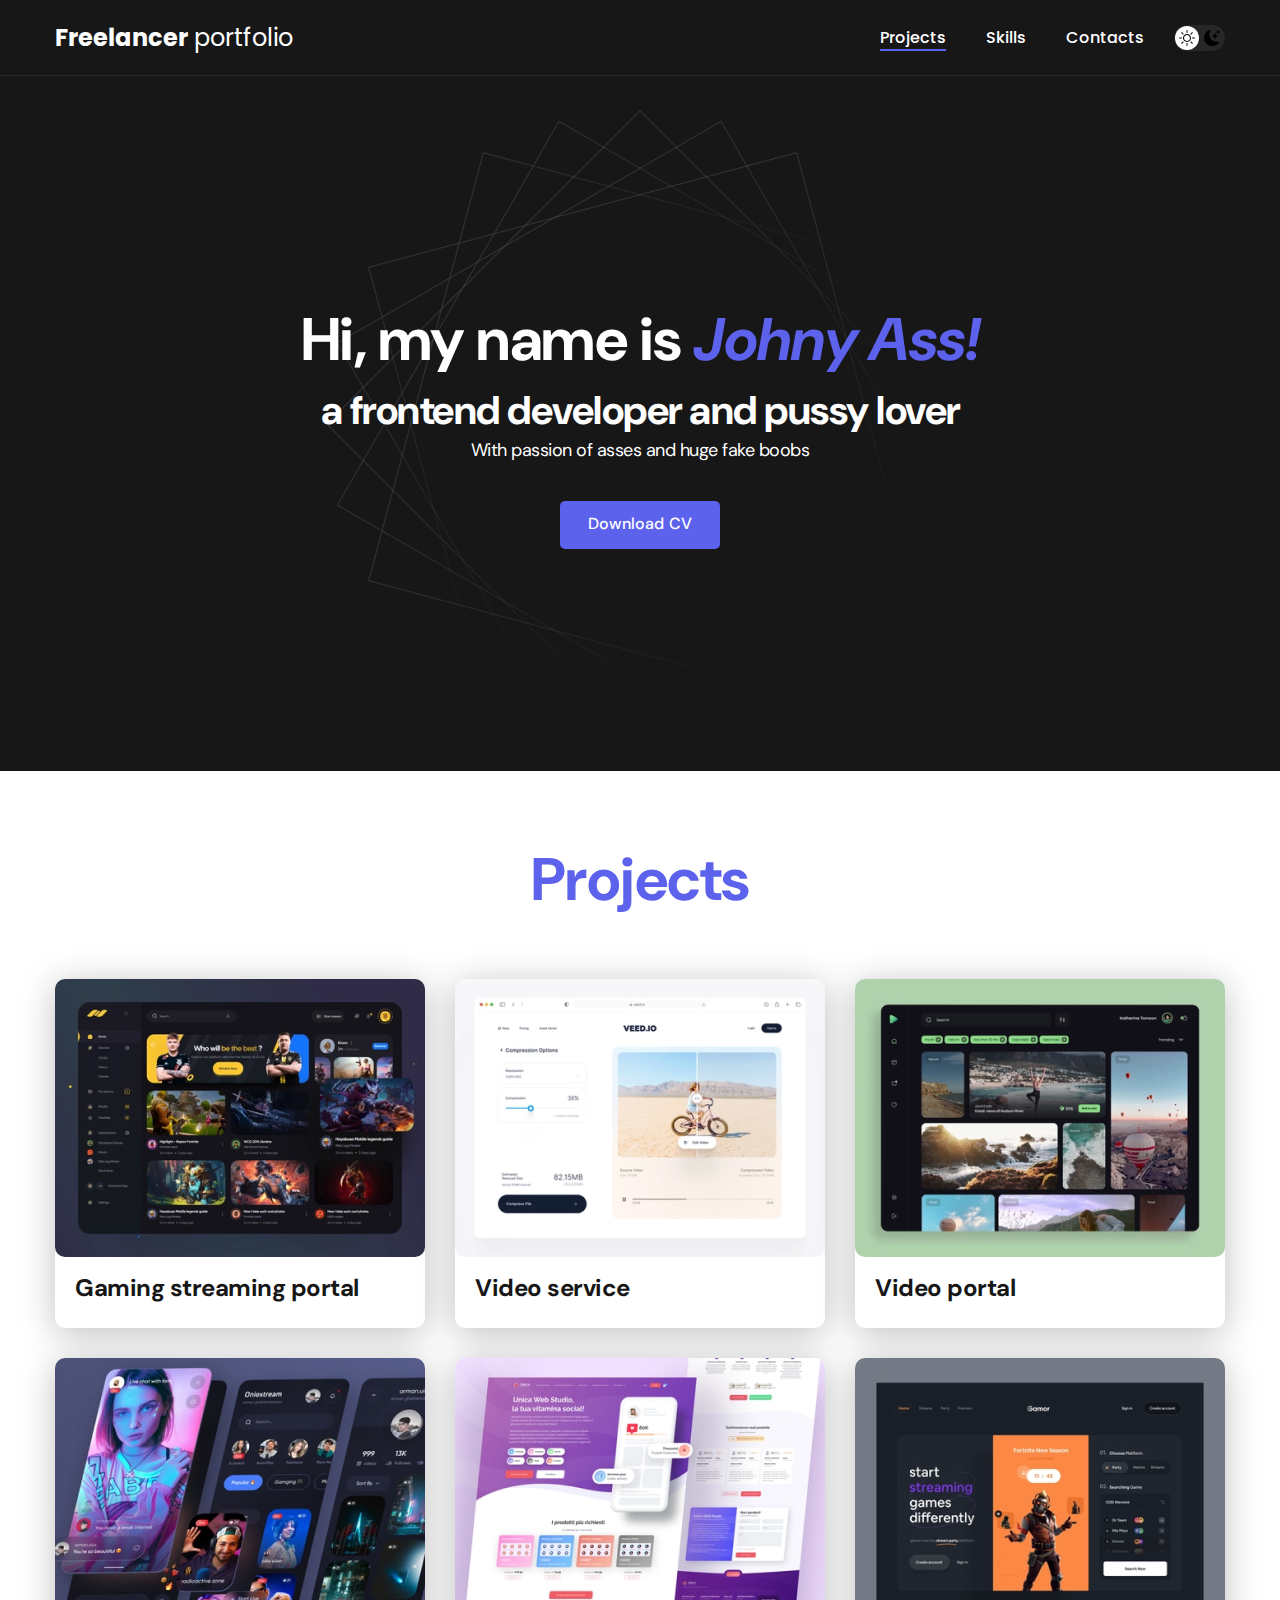
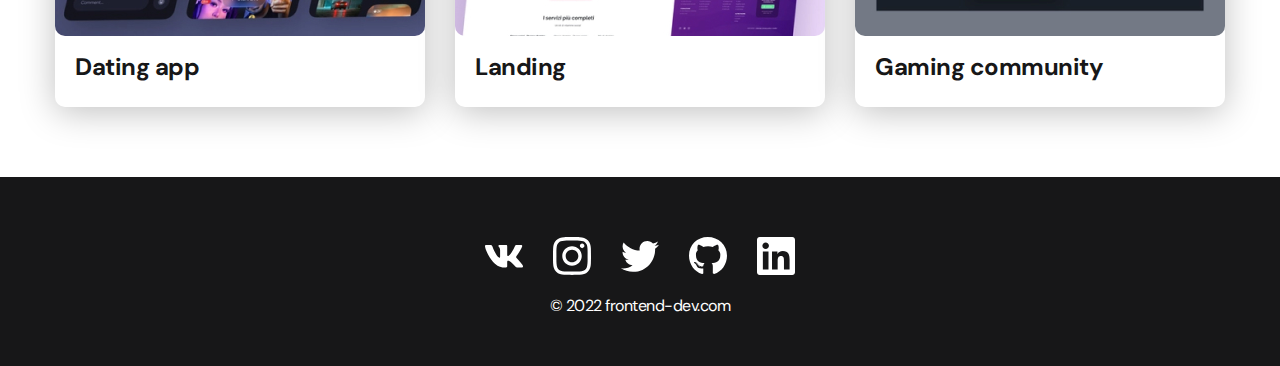
<file: index.html>
<!DOCTYPE html>
<html lang="en">
  <head>
    <meta charset="UTF-8" />
    <meta http-equiv="X-UA-Compatible" content="IE=edge" />
    <meta name="viewport" content="width=device-width, initial-scale=1.0" />
    <title>Freelancer portfolio</title>
    <link rel="stylesheet" href="./css/main.css" />
  </head>
  <body>
    <nav class="nav">
      <div class="container">
        <div class="nav-row">
          <a href="./index.html" class="logo"><strong>Freelancer</strong> portfolio</a>

          <button class="dark-mode-btn">
            <img src="img/icons/sun.svg" alt="Light mode" class="dark-mode-btn__icon" />
            <img src="img/icons/moon.svg" alt="Light mode" class="dark-mode-btn__icon" />
          </button>

          <ul class="nav-list">
            <li class="nav-list__item">
              <a href="./index.html" class="nav-list__link nav-list__link--active"
                >Projects</a
              >
            </li>
            <li class="nav-list__item">
              <a href="./skills.html" class="nav-list__link">Skills</a>
            </li>
            <li class="nav-list__item">
              <a href="./contacts.html" class="nav-list__link">Contacts</a>
            </li>
          </ul>
        </div>
      </div>
    </nav>

    <header class="header">
      <div class="header__wrapper">
        <h1 class="header__title">
          <strong>Hi, my name is <em>Johny Ass!</em></strong
          ><br />a frontend developer and pussy lover
        </h1>
        <div class="header__text">With passion of asses and huge fake boobs</div>
        <a href="#!" class="btn">Download CV</a>
      </div>
    </header>

    <main class="section">
      <div class="container">
        <h2 class="title-1">Projects</h2>
        <ul class="projects">
          <li class="project">
            <a href="./project-page.html">
              <img src="./img/projects/01.jpg" alt="Project img" class="project__img" />
              <h3 class="project__title">Gaming streaming portal</h3>
            </a>
          </li>

          <li class="project">
            <a href="./project-page.html">
              <img src="./img/projects/02.jpg" alt="Project img" class="project__img" />
              <h3 class="project__title">Video service</h3>
            </a>
          </li>
          <li class="project">
            <a href="./project-page.html">
              <img src="./img/projects/03.jpg" alt="Project img" class="project__img" />
              <h3 class="project__title">Video portal</h3>
            </a>
          </li>
          <li class="project">
            <img src="./img/projects/04.jpg" alt="Project img" class="project__img" />
            <h3 class="project__title">Dating app</h3>
          </li>
          <li class="project">
            <img src="./img/projects/05.jpg" alt="Project img" class="project__img" />
            <h3 class="project__title">Landing</h3>
          </li>
          <li class="project">
            <img src="./img/projects/06.jpg" alt="Project img" class="project__img" />
            <h3 class="project__title">Gaming community</h3>
          </li>
        </ul>
      </div>
    </main>

    <footer class="footer">
      <div class="container">
        <div class="footer__wrapper">
          <ul class="social">
            <li class="social__item">
              <a href="#!"> <img src="./img/icons/vk.svg" alt="Link" /></a>
            </li>
            <li class="social__item">
              <a href="#!"> <img src="./img/icons/instagram.svg" alt="Link" /></a>
            </li>
            <li class="social__item">
              <a href="#!"><img src="./img/icons/twitter.svg" alt="Link" /></a>
            </li>
            <li class="social__item">
              <a href="#!"><img src="./img/icons/gitHub.svg" alt="Link" /></a>
            </li>
            <li class="social__item">
              <a href="#!"><img src="./img/icons/linkedIn.svg" alt="Link" /></a>
            </li>
          </ul>
          <div class="copyright"><p>© 2022 frontend-dev.com</p></div>
        </div>
      </div>
    </footer>

    <script src="./js/main.js"></script>
  </body>
</html>
</file>
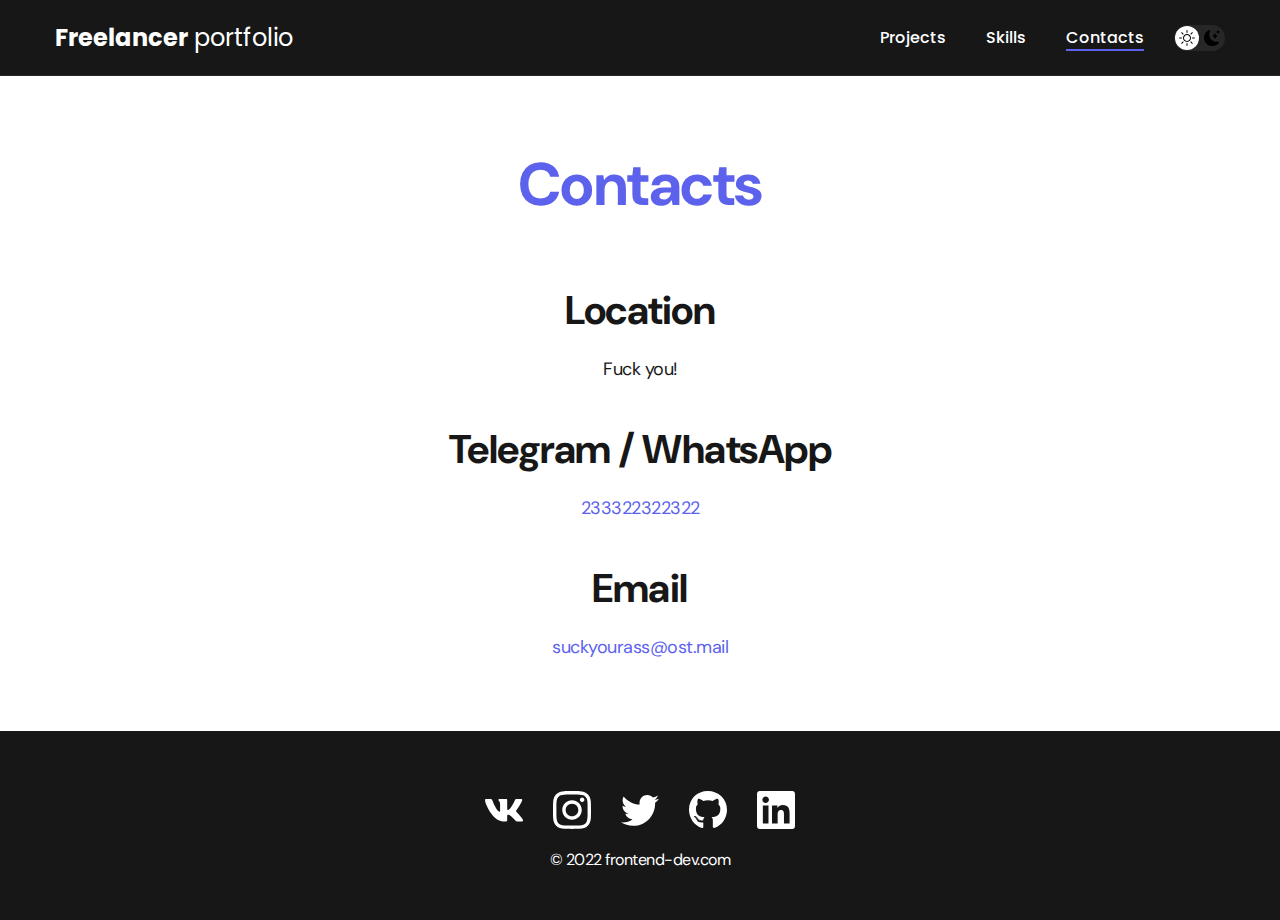
<file: contacts.html>
<!DOCTYPE html>
<html lang="en">
  <head>
    <meta charset="UTF-8" />
    <meta http-equiv="X-UA-Compatible" content="IE=edge" />
    <meta name="viewport" content="width=device-width, initial-scale=1.0" />
    <title>Freelancer portfolio</title>
    <link rel="stylesheet" href="./css/main.css" />
  </head>
  <body>
    <nav class="nav">
      <div class="container">
        <div class="nav-row">
          <a href="./index.html" class="logo"><strong>Freelancer</strong> portfolio</a>
          <button class="dark-mode-btn">
            <img src="img/icons/sun.svg" alt="Light mode" class="dark-mode-btn__icon" />
            <img src="img/icons/moon.svg" alt="Light mode" class="dark-mode-btn__icon" />
          </button>
          <ul class="nav-list">
            <li class="nav-list__item">
              <a href="./index.html" class="nav-list__link">Projects</a>
            </li>
            <li class="nav-list__item">
              <a href="./skills.html" class="nav-list__link">Skills</a>
            </li>
            <li class="nav-list__item">
              <a href="./contacts.html" class="nav-list__link nav-list__link--active"
                >Contacts</a
              >
            </li>
          </ul>
        </div>
      </div>
    </nav>

    <main class="section">
      <div class="container">
        <h1 class="title-1">Contacts</h1>

        <ul class="content-list">
          <li class="content-list__item">
            <h2 class="title-2">Location</h2>
            <p>Fuck you!</p>
          </li>
          <li class="content-list__item">
            <h2 class="title-2">Telegram / WhatsApp</h2>
            <p><a>233322322322</a></p>
          </li>
          <li class="content-list__item">
            <h2 class="title-2">Email</h2>
            <p><a>suckyourass@ost.mail</a></p>
          </li>
        </ul>
      </div>
    </main>

    <footer class="footer">
      <div class="container">
        <div class="footer__wrapper">
          <ul class="social">
            <li class="social__item">
              <a href="#!"> <img src="./img/icons/vk.svg" alt="Link" /></a>
            </li>
            <li class="social__item">
              <a href="#!"> <img src="./img/icons/instagram.svg" alt="Link" /></a>
            </li>
            <li class="social__item">
              <a href="#!"><img src="./img/icons/twitter.svg" alt="Link" /></a>
            </li>
            <li class="social__item">
              <a href="#!"><img src="./img/icons/gitHub.svg" alt="Link" /></a>
            </li>
            <li class="social__item">
              <a href="#!"><img src="./img/icons/linkedIn.svg" alt="Link" /></a>
            </li>
          </ul>
          <div class="copyright"><p>© 2022 frontend-dev.com</p></div>
        </div>
      </div>
    </footer>

    <script src="./js/main.js"></script>
  </body>
</html>
</file>
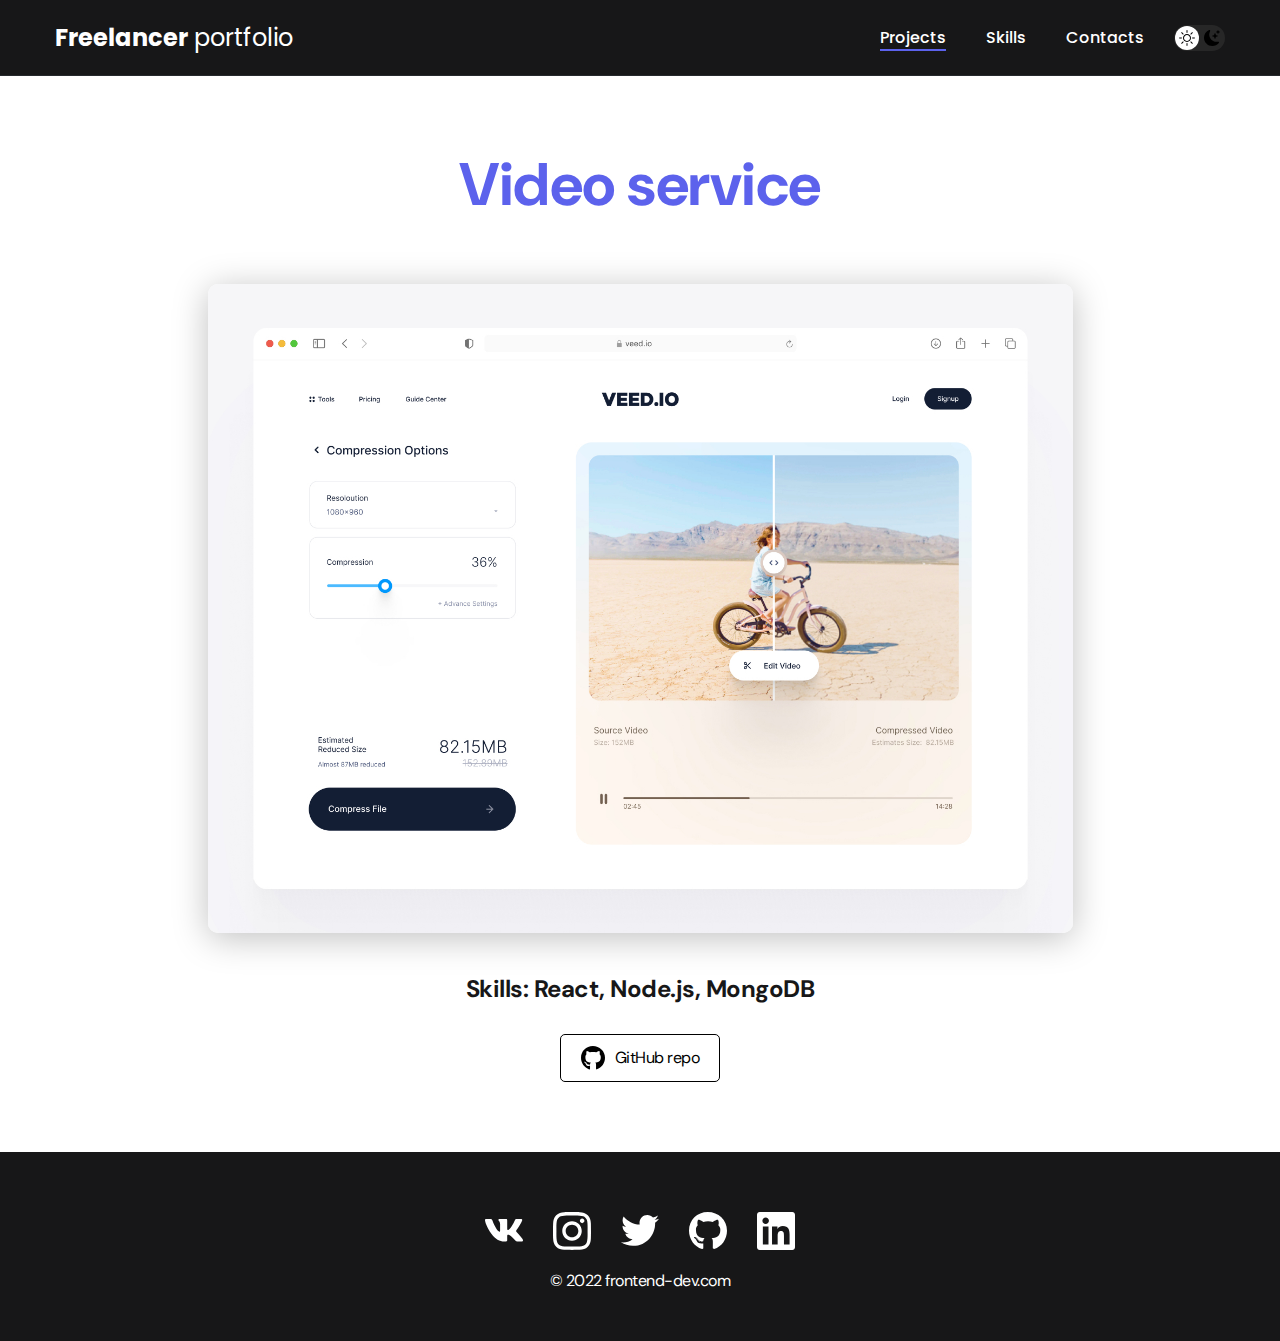
<file: project-page.html>
<!DOCTYPE html>
<html lang="en">
  <head>
    <meta charset="UTF-8" />
    <meta http-equiv="X-UA-Compatible" content="IE=edge" />
    <meta name="viewport" content="width=device-width, initial-scale=1.0" />
    <title>Freelancer portfolio</title>
    <link rel="stylesheet" href="./css/main.css" />
  </head>
  <body>
    <nav class="nav">
      <div class="container">
        <div class="nav-row">
          <a href="./index.html" class="logo"><strong>Freelancer</strong> portfolio</a>
          <button class="dark-mode-btn">
            <img src="img/icons/sun.svg" alt="Light mode" class="dark-mode-btn__icon" />
            <img src="img/icons/moon.svg" alt="Light mode" class="dark-mode-btn__icon" />
          </button>
          <ul class="nav-list">
            <li class="nav-list__item">
              <a href="./index.html" class="nav-list__link nav-list__link--active"
                >Projects</a
              >
            </li>
            <li class="nav-list__item">
              <a href="./skills.html" class="nav-list__link">Skills</a>
            </li>
            <li class="nav-list__item">
              <a href="./contacts.html" class="nav-list__link">Contacts</a>
            </li>
          </ul>
        </div>
      </div>
    </nav>

    <main class="section">
      <div class="container">
        <div class="project-details">
          <h1 class="title-1">Video service</h1>

          <img src="./img/projects/02-big.jpg" alt="" class="project-details__cover" />

          <div class="project-details__desc">
            <p>Skills: React, Node.js, MongoDB</p>
          </div>

          <a href="#!" class="btn-outline">
            <img src="./img/icons/gitHub-black.svg" alt="" />
            GitHub repo
          </a>
        </div>
      </div>
    </main>

    <footer class="footer">
      <div class="container">
        <div class="footer__wrapper">
          <ul class="social">
            <li class="social__item">
              <a href="#!"> <img src="./img/icons/vk.svg" alt="Link" /></a>
            </li>
            <li class="social__item">
              <a href="#!"> <img src="./img/icons/instagram.svg" alt="Link" /></a>
            </li>
            <li class="social__item">
              <a href="#!"><img src="./img/icons/twitter.svg" alt="Link" /></a>
            </li>
            <li class="social__item">
              <a href="#!"><img src="./img/icons/gitHub.svg" alt="Link" /></a>
            </li>
            <li class="social__item">
              <a href="#!"><img src="./img/icons/linkedIn.svg" alt="Link" /></a>
            </li>
          </ul>
          <div class="copyright"><p>© 2022 frontend-dev.com</p></div>
        </div>
      </div>
    </footer>
    <script src="./js/main.js"></script>
  </body>
</html>
</file>
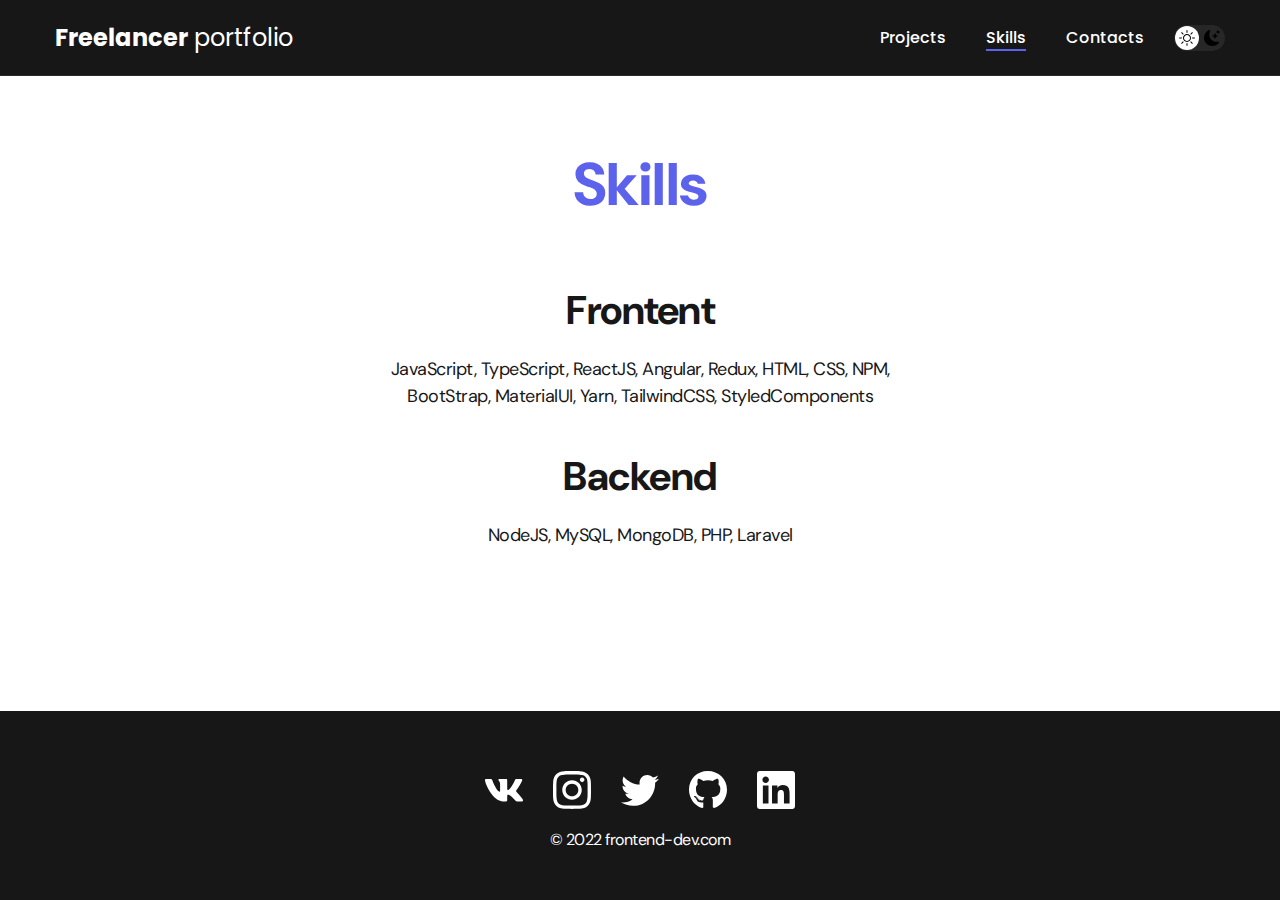
<file: skills.html>
<!DOCTYPE html>
<html lang="en">
  <head>
    <meta charset="UTF-8" />
    <meta http-equiv="X-UA-Compatible" content="IE=edge" />
    <meta name="viewport" content="width=device-width, initial-scale=1.0" />
    <title>Freelancer portfolio</title>
    <link rel="stylesheet" href="./css/main.css" />
  </head>
  <body>
    <nav class="nav">
      <div class="container">
        <div class="nav-row">
          <a href="./index.html" class="logo"><strong>Freelancer</strong> portfolio</a>
          <button class="dark-mode-btn">
            <img src="img/icons/sun.svg" alt="Light mode" class="dark-mode-btn__icon" />
            <img src="img/icons/moon.svg" alt="Light mode" class="dark-mode-btn__icon" />
          </button>
          <ul class="nav-list">
            <li class="nav-list__item">
              <a href="./index.html" class="nav-list__link">Projects</a>
            </li>
            <li class="nav-list__item">
              <a href="./skills.html" class="nav-list__link nav-list__link--active"
                >Skills</a
              >
            </li>
            <li class="nav-list__item">
              <a href="./contacts.html" class="nav-list__link">Contacts</a>
            </li>
          </ul>
        </div>
      </div>
    </nav>

    <main class="section">
      <div class="container">
        <h1 class="title-1">Skills</h1>

        <ul class="content-list">
          <li class="content-list__item">
            <h2 class="title-2">Frontent</h2>
            <p>
              JavaScript, TypeScript, ReactJS, Angular, Redux, HTML, CSS, NPM, BootStrap,
              MaterialUI, Yarn, TailwindCSS, StyledComponents
            </p>
          </li>
          <li class="content-list__item">
            <h2 class="title-2">Backend</h2>
            <p>NodeJS, MySQL, MongoDB, PHP, Laravel</p>
          </li>
        </ul>
      </div>
    </main>

    <footer class="footer">
      <div class="container">
        <div class="footer__wrapper">
          <ul class="social">
            <li class="social__item">
              <a href="#!"> <img src="./img/icons/vk.svg" alt="Link" /></a>
            </li>
            <li class="social__item">
              <a href="#!"> <img src="./img/icons/instagram.svg" alt="Link" /></a>
            </li>
            <li class="social__item">
              <a href="#!"><img src="./img/icons/twitter.svg" alt="Link" /></a>
            </li>
            <li class="social__item">
              <a href="#!"><img src="./img/icons/gitHub.svg" alt="Link" /></a>
            </li>
            <li class="social__item">
              <a href="#!"><img src="./img/icons/linkedIn.svg" alt="Link" /></a>
            </li>
          </ul>
          <div class="copyright"><p>© 2022 frontend-dev.com</p></div>
        </div>
      </div>
    </footer>
    <script src="./js/main.js"></script>
  </body>
</html>
</file>
<file: css/main.css>
@import './reset.css';

@import url('https://fonts.googleapis.com/css2?family=DM+Sans:opsz,wght@9..40,400;9..40,500;9..40,700&family=Poppins:wght@400;500;700&display=swap');

/* font-family: 'DM Sans', sans-serif;
font-family: 'Poppins', sans-serif; */

/* * {
  border: 1px solid red;
} */

:root {
  --blackpure: #000;
  --black: #171718;
  --black-border: #26292d;
  --white: #fff;
  --purple: #5c62ec;
  --orange: orange;

  --text-color: var(--black);
  --dark-bg: var(--black);
  --dark-border: var(--black-border);
  --header-text: var(--white);
  --acent: var(--purple);

  /* Light mode  */
  --page-bg: var(--white);
  --text-color: var(--black);
  --title-1: var(--acent);

  --project-card-bg: var(--white);
  --project-card-text: var(--black);
  --box-shadow: 0 5px 35px rgba(0, 0, 0, 0.25);
}

.dark {
  --page-bg: #252526;
  --text-color: var(--white);
  --title-1: var(--white);

  --project-card-bg: var(--black);
  --project-card-text: var(--white);
  --box-shadow: 0 5px 35px rgba(0, 0, 0, 0.8);
}

html,
body {
  display: flex;
  flex-direction: column;
  min-height: 100vh;

  font-family: 'DM Sans', sans-serif;
  letter-spacing: -0.5px;

  background-color: var(--page-bg);
  color: var(--text-color);
}

/* General  */

.container {
  margin: 0 auto;
  padding: 0 15px;
  max-width: 1200px;
}

.none {
  display: none !important;
}

.section {
  padding: 70px 0;
}

.title-1 {
  margin-bottom: 60px;
  font-size: 60px;
  font-weight: 700;
  line-height: 1.3;
  color: var(--title-1);
  text-align: center;
}

.title-2 {
  font-size: 40px;
  line-height: 1.3;
  margin-bottom: 20px;
  font-weight: 700;
}

/*  Nav */

.nav {
  padding: 20px 0;
  border-bottom: 1px solid var(--dark-border);
  background-color: var(--dark-bg);
  color: var(--header-text);
  letter-spacing: normal;
}

.nav-row {
  display: flex;
  justify-content: flex-end;
  align-items: center;
  column-gap: 30px;
  row-gap: 20px;
  flex-wrap: wrap;
}

.logo {
  margin-right: auto;
  color: var(--header-text);
  font-size: 24px;
  font-family: 'Poppins', sans-serif;
}

.logo strong {
  font-weight: 700;
}

.nav-list {
  display: flex;
  flex-wrap: wrap;
  row-gap: 10px;
  align-items: center;
  column-gap: 40px;
  font-size: 16px;
  font-weight: 500;
  font-family: 'Poppins', sans-serif;
}

.nav-list__link {
  color: var(--header-text);
}

.nav-list__link--active {
  position: relative;
}

.nav-list__link--active::before {
  content: '';

  position: absolute;
  left: 0;
  top: 100%;

  display: block;
  height: 2px;
  width: 100%;
  background-color: var(--acent);
}

/* Dark-mode-btn  */

.dark-mode-btn {
  order: 9;
  position: relative;
  display: flex;
  justify-content: space-between;
  width: 51px;
  height: 26px;
  padding: 5px;
  border-radius: 50px;
  background-color: #272727;
}

.dark-mode-btn:before {
  position: absolute;
  top: 1px;
  left: 1px;
  content: '';
  display: block;
  width: 24px;
  height: 24px;
  border-radius: 50%;
  background-color: var(--white);
  transition: left 0.2s ease-in;
}

.dark-mode-btn__active::before {
  left: 26px;
}

.dark-mode-btn__icon {
  position: relative;
  z-index: 9;
}

/* Header  */

.header {
  padding: 40px;
  min-height: 695px;

  display: flex;
  justify-content: center;
  align-items: center;

  background-color: var(--dark-bg);
  background-image: url('./../img/header-bg.png');
  background-repeat: no-repeat;
  background-size: auto;
  background-position: center;

  color: var(--header-text);
  text-align: center;
}

.header__wrapper {
  padding: 0 15px;
  max-width: 760px;
}

.header__title {
  font-size: 40px;
  font-weight: 700;
  line-height: 1.4;
}

.header__title strong {
  font-size: 60px;
  font-weight: 700;
}

.header__title em {
  font-size: normal;
  color: var(--acent);
}

.header__text {
  margin-bottom: 40px;
  font-size: 18px;
  line-height: 1.333;
}

.header__text p + p {
  margin-top: 1em;
}

/* Btn */

.btn {
  display: inline-block;
  height: 48px;
  padding: 12px 28px;

  border-radius: 5px;
  background-color: var(--acent);
  color: white;
  letter-spacing: 0.15px;
  font-size: 16px;
  font-weight: 500;

  transition: opacity 0.2 ease-in;
}

.btn:hover {
  opacity: 0.8;
}

.btn:active {
  position: relative;
  top: 1px;
}

.btn-outline {
  display: flex;
  column-gap: 10px;
  align-items: center;

  padding: 12px 20px;
  height: 48px;
  border-radius: 5px;

  border: 1px solid var(--blackpure);
  color: var(--blackpure);

  background-color: var(--white);
  transition: opacity 0.2 ease-in;
}

.btn-outline:hover {
  opacity: 0.8;
}

.btn-outline:active {
  position: relative;
  top: 1px;
}

/* Projects  */

.projects {
  display: flex;
  flex-wrap: wrap;
  justify-content: center;
  column-gap: 30px;
  row-gap: 30px;
}

.project {
  max-width: 370px;
  background-color: var(--project-card-bg);
  box-shadow: var(--box-shadow);
  border-radius: 10px;
}

.project__img {
  border-radius: 10px;
  flex-wrap: wrap;
}

.project__title {
  padding: 15px 20px 25px;
  font-weight: 700;
  font-size: 24px;
  line-height: 1.3;
  color: var(--project-card-text);
}

/* Project details  */

.project-details {
  margin: 0 auto;
  max-width: 865px;

  display: flex;
  flex-direction: column;
  align-items: center;
  text-align: center;
}

.project-details__cover {
  max-width: 100%;

  margin-bottom: 40px;
  box-shadow: 0 5px 35px 0 rgba(0, 0, 0, 0.25);
  border-radius: 10px;
}

.project-details__desc {
  margin-bottom: 30px;
  font-weight: 700;
  font-size: 24px;
  line-height: 1.3;
}

/* Content list  */

.content-list {
  margin: 0 auto;
  max-width: 570px;
  display: flex;
  flex-direction: column;
  align-items: center;
  text-align: center;
  row-gap: 40px;
  text-align: center;
}

.content-list a {
  color: var(--acent);
}

.content-list__item {
  font-size: 18px;
  line-height: 1.5;
}

.content-list__item p + p {
  margin-top: 0.5em;
}

/* Footer  */

.footer {
  margin-top: auto;
  padding: 60px 0 50px;
  background-color: var(--dark-bg);
  color: var(--header-text);
}
.footer__wrapper {
  display: flex;
  flex-direction: column;
  align-items: center;
  row-gap: 20px;
}

.social {
  display: flex;
  column-gap: 30px;
  align-items: center;
}

.copyright {
  font-size: 16px;
}
.copyright p + p {
  margin-top: 0.5em;
}

@media (max-width: 620px) {
  .header {
    min-height: unset;
  }

  .header__title {
    font-size: 30px;
  }

  .header__title strong {
    font-size: 40px;
  }

  .nav-row {
    justify-content: space-between;
  }

  .dark-mode-btn {
    order: 0;
  }

  .section {
    padding: 40px 0;
  }

  .title-1 {
    margin-bottom: 30px;
    font-size: 40px;
  }

  .title-2 {
    margin-bottom: 10px;
    font-size: 30px;
  }

  .project__title {
    font-size: 22px;
  }

  .project-details__desc {
    margin-bottom: 20px;
    font-size: 22px;
  }

  .content-list {
    row-gap: 20px;
  }
  .content-list__item {
    font-size: 16px;
  }

  .footer {
    padding: 40px 0 30px;
  }

  .footer__wrapper {
    row-gap: 20px;
  }

  .social {
    column-gap: 20px;
  }

  .social__item {
    width: 28px;
  }
}
</file>
